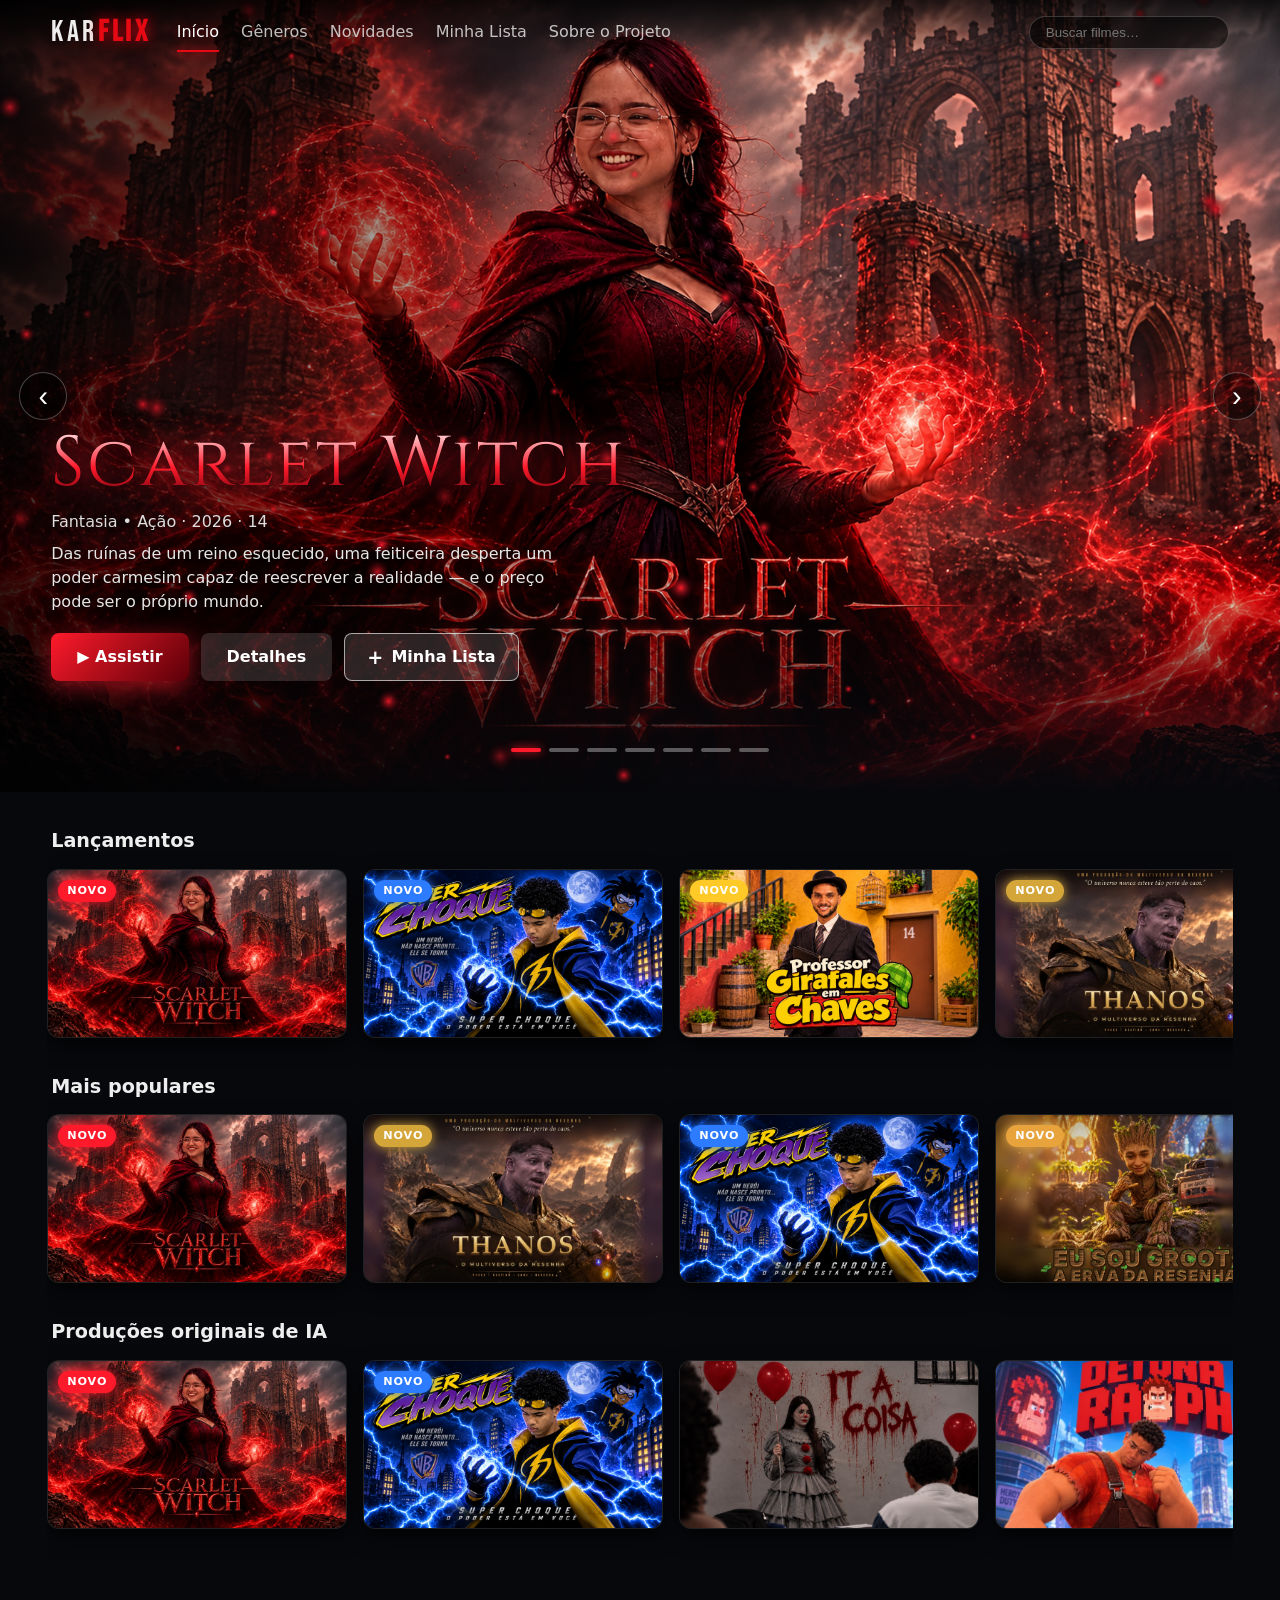
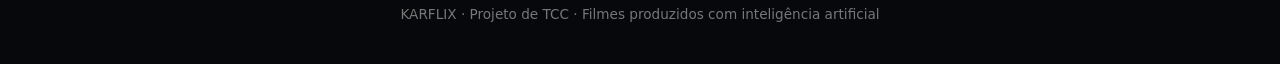
<file: index.html>
<!doctype html>
<html lang="pt-BR">

<head>
    <meta charset="utf-8">
    <meta name="viewport" content="width=device-width,initial-scale=1">
    <title>KARFLIX · Filmes feitos com IA</title>

    <link rel="stylesheet"
        href="https://fonts.googleapis.com/css2?family=Bangers&family=Bebas+Neue&family=Cinzel:wght@700&family=Creepster&family=Fredoka:wght@600&family=Press+Start+2P&display=swap">

    <link rel="stylesheet" href="style.css">
</head>

<body>

    <header id="topo"></header>

    <main class="view" id="v-inicio" hidden>
        <section class="hero" id="hero">
            <div class="slides"></div>
            <canvas id="fx"></canvas>

            <div class="hero-info"></div>

            <button class="seta e" aria-label="Anterior">‹</button>
            <button class="seta d" aria-label="Próximo">›</button>

            <div class="dots"></div>
        </section>

        <div id="fileiras"></div>
    </main>

    <main class="view pagina" id="v-generos" hidden>
        <h1>Gêneros</h1>

        <p class="sub">
            Explore as categorias da plataforma e encontre o clima certo para a sua sessão.
        </p>

        <div class="chips" id="chips"></div>
        <div id="generos"></div>
    </main>

    <main class="view pagina" id="v-novidades" hidden>
        <h1>Novidades</h1>

        <p class="sub">
            Os lançamentos mais recentes e as produções que acabaram de chegar à plataforma.
        </p>

        <div class="grade" id="grade-nov"></div>
    </main>

    <main class="view pagina" id="v-minha-lista" hidden>
        <h1>Minha Lista</h1>

        <p class="sub" id="cont-sub"></p>

        <div class="grade" id="grade-lista"></div>

        <div class="vazio-lista" id="vazio-lista" hidden>
            <div class="ic-grande">🎬</div>

            <h2>Sua lista está vazia</h2>

            <p>
                Toque no <b>+</b> de qualquer filme para guardá-lo aqui e assistir quando quiser.
                Seus favoritos ficam salvos neste navegador.
            </p>

            <a class="btn" href="#inicio">Explorar os filmes</a>
        </div>
    </main>

    <main class="view pagina sobre" id="v-sobre" hidden>
        <h1>Sobre o Projeto</h1>

        <p class="sub">
            Streaming de filmes produzidos com inteligência artificial.
        </p>

        <div class="stats">
            <div>
                <b data-stat="filmes">0</b>
                filmes no catálogo
            </div>

            <div>
                <b data-stat="generos">0</b>
                gêneros em cartaz
            </div>

            <div>
                <b data-stat="efeitos">0</b>
                efeitos visuais únicos
            </div>
        </div>

        <section class="bloco">
            <h2>O projeto</h2>

            <p>
                A KARFLIX é uma plataforma de streaming dedicada a filmes produzidos com inteligência artificial,
                desenvolvida como Trabalho de Conclusão de Curso (TCC) em Desenvolvimento de Sistemas e Programação.
                Ela simula a experiência de um serviço comercial, com catálogo dinâmico, página para cada filme,
                player de vídeo e uma identidade visual própria para cada produção.
            </p>
        </section>

        <section class="bloco">
            <h2>Objetivos</h2>

            <ul>
                <li>
                    Aplicar HTML5, CSS3 e JavaScript em um projeto completo, organizado e preparado para crescer.
                </li>

                <li>
                    Centralizar os dados dos filmes em uma única base usada por todas as páginas.
                </li>

                <li>
                    Explorar a inteligência artificial como ferramenta criativa na produção audiovisual.
                </li>

                <li>
                    Entregar uma boa experiência em computadores, tablets e celulares.
                </li>
            </ul>
        </section>

        <section class="bloco">
            <h2>Desenvolvimento</h2>

            <div class="tags">
                <span>HTML5</span>
                <span>CSS3</span>
                <span>JavaScript</span>
                <span>Canvas API</span>
                <span>localStorage</span>
                <span>Design responsivo</span>
            </div>

            <ol class="linha">
                <li>Planejamento e identidade visual cinematográfica</li>
                <li>Base de dados centralizada de filmes</li>
                <li>Catálogo, pesquisa, filtros e gêneros</li>
                <li>Efeitos e animações individuais por filme</li>
                <li>Player, Minha Lista e testes</li>
            </ol>
        </section>

        <section class="bloco">
            <h2>Inteligência artificial nas produções</h2>

            <p>
                As imagens e os vídeos das produções foram criados com apoio de ferramentas de inteligência artificial
                generativa, que transformam ideias e descrições em cenas, personagens e atmosferas. Aqui, a IA é uma
                ferramenta criativa: a ideia, a curadoria e a montagem final são feitas por pessoas.
            </p>
        </section>

        <p class="aviso">
            Projeto acadêmico, sem fins lucrativos. Nomes, personagens e marcas citados pertencem aos seus
            respectivos titulares. Conheça os títulos na
            <a href="#inicio"><u>página inicial</u></a>.
        </p>
    </main>

    <main class="view" id="v-filme" hidden>
        <div id="detalhe"></div>
    </main>

    <main class="view" id="v-erro" hidden>
        <div class="erro">
            <h1>Página não encontrada</h1>

            <p>
                O endereço que você acessou não existe nesta plataforma.
            </p>

            <a class="btn" href="#inicio">Voltar ao início</a>
        </div>
    </main>

    <footer>
        KARFLIX · Projeto de TCC · Filmes produzidos com inteligência artificial
    </footer>

    <!-- Página secreta (aberta pelo script.js, rota #bruxa-de-71) -->
    <section id="segredo-bruxa" hidden tabindex="-1" role="dialog" aria-modal="true" aria-label="A Bruxa de 71">
        <div class="sb-luz" aria-hidden="true"></div>
        <div class="sb-fundo" aria-hidden="true"></div>

        <div class="sb-nevoa" aria-hidden="true"><i></i><i></i></div>
        <canvas class="sb-brasas" aria-hidden="true"></canvas>
        <div class="sb-grao" aria-hidden="true"></div>

        <a class="sb-voltar" href="#inicio">‹ Voltar ao KARFLIX</a>

        <div class="sb-palco">
            <h1 class="sb-titulo">A Bruxa de 71</h1>

            <figure class="sb-cartaz">
                <img data-src="imagens/banners/bruxa-do-71.png" width="1672" height="941"
                    alt="A Bruxa de 71, de vestido azul e chapéu de renda, segura uma vassoura diante da porta do número 71">
                <span class="sb-brilho"></span>
            </figure>

            <p class="sb-frase">Atrás da porta do 71, a vassoura nunca para de varrer.</p>
            <p class="sb-rodape">Poucos chegam até aqui. Guarde o segredo.</p>
        </div>

        <div class="sb-barra t" aria-hidden="true"></div>
        <div class="sb-barra b" aria-hidden="true"></div>
    </section>

    <script src="script.js"></script>

</body>

</html>
</file>
<file: style.css>
:root {
    --bg: #07080c;
    --c1: #e50914;
    --c2: #5a0008;
    --fonte: 'Bebas Neue', sans-serif;
}

* {
    box-sizing: border-box;
    margin: 0;
}

html {
    scroll-behavior: smooth;
}

body {
    background: radial-gradient(1200px 600px at 50% -10%, #1b1d27, var(--bg));
    color: #eee;
    font: 16px/1.5 system-ui, 'Segoe UI', sans-serif;
    min-height: 100vh;
}

a {
    color: inherit;
    text-decoration: none;
}

/* Topo */

#topo {
    position: fixed;
    inset: 0 0 auto;
    z-index: 50;
    display: flex;
    align-items: center;
    gap: 26px;
    padding: 14px 4vw;
    background: linear-gradient(#000c, #0000);
    transition: background .3s;
}

#topo.solido {
    background: #07080cf2;
    box-shadow: 0 4px 20px #000a;
}

.logo {
    font: 1.9rem 'Bebas Neue', sans-serif;
    letter-spacing: .12em;
}

.logo b {
    color: #e50914;
    text-shadow: 0 0 14px #e50914;
}

nav {
    display: flex;
    gap: 20px;
    margin-right: auto;
}

nav a {
    opacity: .8;
    transition: .2s;
}

nav a:hover {
    opacity: 1;
    color: #fff;
}

#busca {
    background: #0009;
    border: 1px solid #fff3;
    color: #fff;
    border-radius: 99px;
    padding: 8px 16px;
    width: min(260px, 40vw);
}

#busca:focus {
    outline: 2px solid #e50914;
}

/* Destaques */

.hero {
    position: relative;
    height: min(88vh, 860px);
    min-height: 520px;
    overflow: hidden;
    --c1: #e50914;
    --c2: #333;
}

.slide {
    position: absolute;
    inset: 0;
    opacity: 0;
    transition: opacity 1s ease;
    background: radial-gradient(circle at 75% 40%, color-mix(in srgb, var(--c2) 40%, #000), #05060a 70%);
}

.slide.on {
    opacity: 1;
}

.slide img,
.banner-det img {
    width: 100%;
    height: 100%;
    display: block;
}

.slide img.cover,
.banner-det img.cover {
    object-fit: cover;
}

.slide img.lateral,
.banner-det img.lateral {
    position: absolute;
    right: 0;
    width: auto;
    max-width: 75%;
    object-fit: cover;
    -webkit-mask-image: linear-gradient(90deg, transparent, #000 25%);
    mask-image: linear-gradient(90deg, transparent, #000 25%);
}

.slide::after {
    content: "";
    position: absolute;
    inset: 0;
    background: linear-gradient(90deg, #000c 0, #0000 55%),
        linear-gradient(0deg, var(--bg) 0, #0000 28%);
}

#fx {
    position: absolute;
    inset: 0;
    width: 100%;
    height: 100%;
    pointer-events: none;
    z-index: 2;
}

.hero-info,
.det-info {
    position: absolute;
    left: 4vw;
    bottom: 14%;
    max-width: min(580px, 88vw);
    z-index: 3;
}

.titulo-fx {
    font-family: var(--fonte);
    font-weight: 400;
    font-size: clamp(2rem, 5.5vw, 4.4rem);
    line-height: 1.1;
    letter-spacing: .04em;
    background: linear-gradient(180deg, #fff 0, var(--c1) 55%, var(--c2) 100%);
    -webkit-background-clip: text;
    background-clip: text;
    color: transparent;
    filter: drop-shadow(0 0 14px var(--c1)) drop-shadow(0 4px 4px #000);
}

.meta {
    color: #ddd;
    text-shadow: 0 2px 6px #000;
    margin: .5rem 0;
}

.sinopse {
    max-width: 52ch;
    text-shadow: 0 2px 8px #000;
    margin: .4rem 0 1.2rem;
    color: #e6e6e6;
}

.entra > * {
    animation: sobe .7s both;
}

.entra > *:nth-child(2) {
    animation-delay: .1s;
}

.entra > *:nth-child(3) {
    animation-delay: .2s;
}

.entra > *:nth-child(4) {
    animation-delay: .3s;
}

@keyframes sobe {
    from {
        opacity: 0;
        transform: translateY(24px);
    }
}

.acoes {
    display: flex;
    gap: 12px;
    flex-wrap: wrap;
}

.btn {
    display: inline-flex;
    align-items: center;
    gap: 8px;
    padding: 12px 26px;
    border-radius: 8px;
    border: 0;
    cursor: pointer;
    color: #fff;
    font-weight: 700;
    background: linear-gradient(135deg, var(--c1), var(--c2));
    box-shadow: 0 6px 24px color-mix(in srgb, var(--c1) 55%, transparent);
    transition: transform .2s, box-shadow .2s;
}

.btn:hover {
    transform: translateY(-2px) scale(1.04);
}

.btn.sec {
    background: #fff2;
    box-shadow: none;
}

.btn.mini {
    padding: 6px 14px;
    font-size: .85rem;
    margin-top: 8px;
}

.seta {
    position: absolute;
    top: 50%;
    z-index: 4;
    transform: translateY(-50%);
    width: 48px;
    height: 48px;
    border-radius: 50%;
    border: 1px solid #fff4;
    background: #0008;
    color: #fff;
    font-size: 1.8rem;
    cursor: pointer;
    transition: .2s;
}

.seta:hover {
    background: var(--c1);
}

.seta.e {
    left: 1.5vw;
}

.seta.d {
    right: 1.5vw;
}

.dots {
    position: absolute;
    bottom: 5%;
    left: 50%;
    transform: translateX(-50%);
    display: flex;
    gap: 8px;
    z-index: 4;
}

.dots button {
    width: 30px;
    height: 4px;
    border: 0;
    border-radius: 4px;
    background: #fff5;
    cursor: pointer;
}

.dots .on {
    background: var(--c1);
    box-shadow: 0 0 10px var(--c1);
}

/* Fileiras e cartões */

.fila {
    padding: 0 4vw;
    margin: 2.2rem 0;
}

.fila h2 {
    margin-bottom: .8rem;
    font-size: 1.35rem;
}

.trilho {
    display: flex;
    gap: 16px;
    overflow-x: auto;
    padding: 30px 4px 40px;
    margin: -30px -4px -40px;
    scroll-snap-type: x proximity;
    scrollbar-width: none;
}

.trilho .card {
    flex: 0 0 clamp(240px, 24vw, 340px);
    scroll-snap-align: start;
}

.card {
    position: relative;
    display: block;
    aspect-ratio: 16/9;
    border-radius: 12px;
    overflow: hidden;
    background: #111;
    border: 1px solid #fff1;
    box-shadow: 0 8px 20px #000a;
    transition: transform .35s cubic-bezier(.2, .8, .2, 1), box-shadow .35s;
}

.card img {
    width: 100%;
    height: 100%;
    object-fit: cover;
    display: block;
    transition: transform .5s;
}

.card:hover,
.card:focus-within {
    transform: translateY(-8px) scale(1.1);
    z-index: 5;
    box-shadow: 0 22px 50px #000, 0 0 0 2px var(--c1), 0 0 34px color-mix(in srgb, var(--c1) 70%, transparent);
}

.card:hover img {
    transform: scale(1.06);
}

.card::after {
    content: "";
    position: absolute;
    inset: 0;
    pointer-events: none;
    background: linear-gradient(115deg, #0000 35%, #fff3 50%, #0000 65%);
    transform: translateX(-100%);
    transition: transform .7s;
}

.card:hover::after {
    transform: translateX(100%);
}

.card-info {
    position: absolute;
    inset: auto 0 0;
    padding: 40px 14px 12px;
    background: linear-gradient(0deg, #000e, #0000);
    opacity: 0;
    transform: translateY(12px);
    transition: .3s;
    z-index: 1;
}

.card:hover .card-info,
.card:focus-within .card-info {
    opacity: 1;
    transform: none;
}

.card-info h3 {
    font-family: var(--fonte);
    font-weight: 400;
    font-size: 1.05rem;
    color: #fff;
    text-shadow: 0 0 10px var(--c1);
}

.card-info small {
    display: block;
    color: #ccc;
}

.card.clicado {
    animation: clique .38s forwards;
}

@keyframes clique {
    50% {
        transform: scale(.94);
    }

    100% {
        transform: scale(1.18);
        opacity: .2;
        filter: brightness(2);
    }
}

/* Páginas internas */

.pagina {
    padding: 110px 4vw 60px;
}

.pagina h1 {
    font: 2.6rem 'Bebas Neue', sans-serif;
    letter-spacing: .06em;
}

.grade {
    display: grid;
    grid-template-columns: repeat(auto-fill, minmax(260px, 1fr));
    gap: 22px;
    padding: 20px 0;
}

/* Detalhes */

.banner-det {
    position: relative;
    height: min(75vh, 720px);
    overflow: hidden;
    background: radial-gradient(circle at 75% 40%, color-mix(in srgb, var(--c2) 40%, #000), #05060a 70%);
}

.veu {
    position: absolute;
    inset: 0;
    background: linear-gradient(0deg, var(--bg), #0000 55%),
        linear-gradient(90deg, #000b, #0000 60%);
}

.det-info {
    bottom: 10%;
    max-width: min(640px, 90vw);
}

.tec {
    display: flex;
    gap: 8px;
    flex-wrap: wrap;
    margin: .6rem 0;
}

.tec span {
    padding: 3px 12px;
    border: 1px solid var(--c1);
    border-radius: 99px;
    background: #0007;
    font-size: .9rem;
}

.player-wrap {
    padding: 30px 4vw;
}

.player {
    position: relative;
    max-width: 1100px;
    margin: auto;
    aspect-ratio: 16/9;
    background: #000;
    border-radius: 14px;
    overflow: hidden;
    box-shadow: 0 0 60px color-mix(in srgb, var(--c1) 40%, transparent);
}

.player video {
    width: 100%;
    height: 100%;
    object-fit: contain;
}

.msg {
    position: absolute;
    inset: 0;
    display: grid;
    place-items: center;
    background: #000d;
    text-align: center;
    padding: 20px;
}

.ctrl {
    position: absolute;
    inset: auto 0 0;
    display: flex;
    gap: 10px;
    align-items: center;
    padding: 10px 14px;
    background: linear-gradient(0deg, #000e, #0000);
}

.ctrl button {
    background: none;
    border: 0;
    color: #fff;
    font-size: 1.2rem;
    cursor: pointer;
}

.ctrl #pg {
    flex: 1;
}

.ctrl span {
    font-size: .8rem;
    white-space: nowrap;
}

input[type=range] {
    accent-color: var(--c1);
}

.erro {
    padding: 160px 4vw;
    text-align: center;
}

.erro p {
    margin: 1rem 0 1.5rem;
    color: #aaa;
}

footer {
    padding: 40px 4vw;
    text-align: center;
    color: #777;
    font-size: .85rem;
}

/* Responsivo e acessibilidade */

@media (hover: none) {
    .card-info {
        opacity: 1;
        transform: none;
    }

    .card:hover {
        transform: none;
    }
}

@media (max-width: 700px) {
    #topo {
        flex-wrap: wrap;
        gap: 10px;
    }

    #busca {
        order: 3;
        width: 100%;
    }

    .hero {
        height: 82vh;
    }

    .hero-info {
        bottom: 12%;
    }

    .seta {
        display: none;
    }

    .ctrl span {
        display: none;
    }
}

@media (prefers-reduced-motion: reduce) {
    *,
    *::before,
    *::after {
        animation: none !important;
        transition: none !important;
    }

    #fx {
        display: none;
    }
}

/* Menu */

nav {
    gap: 22px;
}

#busca {
    width: min(200px, 40vw);
}

nav a {
    position: relative;
    padding: 6px 0;
    white-space: nowrap;
}

nav a::after {
    content: "";
    position: absolute;
    left: 0;
    right: 0;
    bottom: -2px;
    height: 2px;
    background: #e50914;
    box-shadow: 0 0 10px #e50914;
    transform: scaleX(0);
    transition: transform .3s;
}

nav a:hover::after,
nav a.ativo::after {
    transform: scaleX(1);
}

nav a.ativo {
    opacity: 1;
    color: #fff;
    text-shadow: 0 0 12px #e50914aa;
}

.contador {
    display: inline-grid;
    place-items: center;
    min-width: 18px;
    height: 18px;
    margin-left: 6px;
    padding: 0 5px;
    border-radius: 99px;
    background: #e50914;
    color: #fff;
    font-size: .7rem;
    font-weight: 700;
}

#menu-btn {
    display: none;
    width: 42px;
    height: 42px;
    border: 1px solid #fff3;
    border-radius: 10px;
    background: #0009;
    cursor: pointer;
    flex-direction: column;
    justify-content: center;
    align-items: center;
    gap: 5px;
}

#menu-btn span {
    width: 20px;
    height: 2px;
    background: #fff;
    transition: .3s;
}

#topo.aberto #menu-btn span:nth-child(1) {
    transform: translateY(7px) rotate(45deg);
}

#topo.aberto #menu-btn span:nth-child(2) {
    opacity: 0;
}

#topo.aberto #menu-btn span:nth-child(3) {
    transform: translateY(-7px) rotate(-45deg);
}

@media (max-width: 1023px) {
    #topo {
        flex-wrap: nowrap;
        gap: 12px;
    }

    .logo {
        margin-right: auto;
    }

    #busca {
        order: 0;
        width: min(220px, 45vw);
    }

    #menu-btn {
        display: flex;
    }

    nav {
        position: absolute;
        top: 100%;
        left: 0;
        right: 0;
        flex-direction: column;
        gap: 0;
        margin: 0;
        padding: 6px 4vw 18px;
        background: #07080cf7;
        border-bottom: 1px solid #fff2;
        opacity: 0;
        transform: translateY(-12px);
        pointer-events: none;
        transition: .3s;
    }

    #topo.aberto nav {
        opacity: 1;
        transform: none;
        pointer-events: auto;
    }

    nav a {
        padding: 14px 0;
        border-bottom: 1px solid #fff1;
    }

    nav a::after {
        bottom: 0;
    }
}

main {
    animation: pagina .55s ease both;
}

@keyframes pagina {
    from {
        opacity: 0;
        transform: translateY(14px);
    }
}

/* Cartões e botão da lista */

.card .card-link {
    display: block;
    width: 100%;
    height: 100%;
}

.card-link:focus-visible {
    outline: 2px solid #fff;
    outline-offset: -4px;
}

.card .lista-btn {
    position: absolute;
    top: 10px;
    right: 10px;
    z-index: 3;
    opacity: 0;
}

.card:hover .lista-btn,
.card:focus-within .lista-btn,
.card .lista-btn[aria-pressed=true] {
    opacity: 1;
}

.novo {
    position: absolute;
    top: 10px;
    left: 10px;
    z-index: 3;
    padding: 2px 9px;
    border-radius: 99px;
    background: var(--c1);
    color: #fff;
    font: 700 .7rem/1.6 system-ui;
    font-style: normal;
    letter-spacing: .08em;
    box-shadow: 0 0 12px var(--c1);
}

.lista-btn {
    display: inline-flex;
    align-items: center;
    justify-content: center;
    gap: 8px;
    width: 36px;
    height: 36px;
    border-radius: 50%;
    border: 2px solid #fff9;
    background: #000b;
    color: #fff;
    font: 700 1.25rem/1 system-ui;
    cursor: pointer;
    transition: background .25s, border-color .25s, box-shadow .25s, transform .2s, opacity .25s;
}

.lista-btn:hover {
    transform: scale(1.12);
    border-color: #fff;
}

.lista-btn[aria-pressed=true] {
    background: var(--c1);
    border-color: var(--c1);
    box-shadow: 0 0 16px var(--c1);
}

.lista-btn.grande {
    width: auto;
    height: auto;
    padding: 12px 22px;
    border-radius: 8px;
    border-width: 1px;
    background: #fff2;
    font-size: 1rem;
}

.lista-btn.grande[aria-pressed=true] {
    background: var(--c1);
}

.lista-btn.grande .ic {
    font-size: 1.2rem;
}

.pulo {
    animation: pulo .45s;
}

@keyframes pulo {
    40% {
        transform: scale(1.35);
    }
}

.card.saindo {
    opacity: 0;
    transform: scale(.85);
    transition: .3s;
}

@media (hover: none) {
    .card .lista-btn {
        opacity: 1;
    }
}

/* Páginas novas */

.sub {
    color: #aaa;
    margin: .3rem 0 1.2rem;
    max-width: 62ch;
}

.chips {
    display: flex;
    flex-wrap: wrap;
    gap: 10px;
    margin: 1rem 0 2rem;
}

.chips button {
    padding: 8px 16px;
    border-radius: 99px;
    border: 1px solid var(--c1);
    background: #0008;
    color: #fff;
    cursor: pointer;
    transition: .25s;
}

.chips button:hover {
    background: var(--c1);
    box-shadow: 0 0 18px var(--c1);
    transform: translateY(-2px);
}

.chips b {
    margin-left: 6px;
    opacity: .7;
}

.genero {
    margin: 0 0 2.6rem;
    scroll-margin-top: 96px;
}

.gen-cab {
    padding: 34px 28px;
    border-radius: 16px;
    background-size: cover;
    background-position: center;
    border-left: 5px solid var(--c1);
    box-shadow: 0 0 40px color-mix(in srgb, var(--c1) 25%, transparent);
}

.gen-cab h2 {
    font: 2.2rem 'Bebas Neue', sans-serif;
    letter-spacing: .06em;
    color: var(--c1);
    text-shadow: 0 0 18px var(--c1);
}

.gen-cab p {
    max-width: 55ch;
    color: #ddd;
}

.breve {
    padding: 26px;
    color: #999;
    text-align: center;
}

.data-add {
    margin: .5rem .2rem 0;
    color: #999;
    font-size: .85rem;
}

.vazio-lista {
    text-align: center;
    padding: 70px 20px;
    border: 1px dashed #fff3;
    border-radius: 18px;
    max-width: 640px;
    margin: 30px auto;
    animation: sobe .6s both;
}

.vazio-lista[hidden] {
    display: none;
}

.vazio-lista .ic-grande {
    font-size: 3.4rem;
}

.vazio-lista h2 {
    margin: .6rem 0;
}

.vazio-lista p {
    color: #aaa;
    margin: .4rem 0 1.4rem;
}

.sobre {
    max-width: 920px;
    margin: auto;
}

.bloco {
    margin: 1.2rem 0;
    padding: 24px;
    border: 1px solid #fff1;
    border-radius: 16px;
    background: #ffffff08;
}

.bloco h2 {
    font: 1.8rem 'Bebas Neue', sans-serif;
    letter-spacing: .06em;
    margin-bottom: .5rem;
}

.bloco p,
.bloco li {
    color: #cfcfd6;
    margin: .4rem 0;
}

.bloco ul {
    padding-left: 20px;
}

.stats {
    display: grid;
    grid-template-columns: repeat(auto-fit, minmax(150px, 1fr));
    gap: 14px;
    margin: 1.4rem 0;
}

.stats div {
    padding: 18px;
    text-align: center;
    border-radius: 14px;
    background: linear-gradient(135deg, #e5091433, #0000);
    border: 1px solid #fff1;
}

.stats b {
    display: block;
    font: 2.4rem 'Bebas Neue', sans-serif;
    color: #ff4d5a;
}

.tags {
    display: flex;
    flex-wrap: wrap;
    gap: 8px;
    margin-bottom: 1rem;
}

.tags span {
    padding: 4px 14px;
    border-radius: 99px;
    border: 1px solid #fff3;
}

.linha {
    list-style: none;
    padding: 0;
    border-left: 2px solid #e50914;
    margin-left: 6px;
}

.linha li {
    padding-left: 18px;
}

.aviso {
    font-size: .85rem;
    color: #8d8d96;
    margin-top: 1.4rem;
}

/* ===== Responsivo: desktop / tablet / celular (mesmo site, mesmos arquivos) ===== */

html,
body {
    overflow-x: hidden;
}

body {
    max-width: 100vw;
}

#nav-inferior,
.fl {
    display: none;
}

.trilho .card {
    flex-basis: clamp(300px, 20vw, 460px);
}

.fila h2 {
    font-size: clamp(1.2rem, 1.4vw, 1.7rem);
}

/* Desktop: setas nas fileiras */

@media (hover: hover) and (min-width: 1024px) {
    .fila {
        position: relative;
    }

    .fl {
        display: grid;
        place-items: center;
        position: absolute;
        top: calc(50% + 12px);
        transform: translateY(-50%);
        z-index: 8;
        width: 52px;
        height: 110px;
        border: 0;
        background: #000b;
        color: #fff;
        font-size: 2.4rem;
        cursor: pointer;
        opacity: 0;
        transition: opacity .25s, background .25s;
    }

    .fl.e {
        left: 0;
        border-radius: 0 12px 12px 0;
    }

    .fl.d {
        right: 0;
        border-radius: 12px 0 0 12px;
    }

    .fila:hover .fl {
        opacity: 1;
    }

    .fl:hover {
        background: #e50914;
    }
}

@media (min-width: 1024px) and (max-width: 1279px) {
    nav {
        gap: 14px;
        font-size: .9rem;
    }

    #busca {
        width: 150px;
    }
}

/* Tablet */

@media (max-width: 1023px) {
    .trilho .card {
        flex-basis: 42vw;
    }

    .hero {
        height: min(72vh, 640px);
    }
}

@media (max-width: 559px) {
    .grade {
        grid-template-columns: 1fr;
    }
}

/* Celular: experiência própria */

@media (max-width: 700px) {
    body {
        padding-bottom: calc(64px + env(safe-area-inset-bottom, 0px));
    }

    #menu,
    #menu-btn {
        display: none !important;
    }

    #topo {
        padding: 12px 4vw;
        gap: 12px;
    }

    .logo {
        font-size: 1.7rem;
        margin: 0;
    }

    #busca {
        flex: 1;
        width: auto;
        min-height: 44px;
        font-size: 16px;
        padding: 8px 16px;
    }

    #nav-inferior {
        display: flex;
        position: fixed;
        inset: auto 0 0;
        z-index: 55;
        padding-bottom: env(safe-area-inset-bottom, 0px);
        background: #07080cf7;
        border-top: 1px solid #fff2;
        box-shadow: 0 -8px 24px #000a;
    }

    #nav-inferior a {
        position: relative;
        flex: 1;
        display: flex;
        flex-direction: column;
        align-items: center;
        justify-content: center;
        gap: 2px;
        min-height: 58px;
        font-size: .62rem;
        color: #9a9aa4;
        transition: color .25s, transform .2s;
    }

    #nav-inferior .ic {
        font-size: 1.35rem;
        filter: grayscale(1);
        transition: transform .25s, filter .25s;
    }

    #nav-inferior a.ativo {
        color: #fff;
    }

    #nav-inferior a.ativo .ic {
        filter: none;
        transform: translateY(-2px) scale(1.15);
    }

    #nav-inferior a.ativo::before {
        content: "";
        position: absolute;
        top: 0;
        width: 30px;
        height: 3px;
        border-radius: 0 0 4px 4px;
        background: #e50914;
        box-shadow: 0 0 10px #e50914;
    }

    #nav-inferior a:active {
        transform: scale(.9);
    }

    #nav-inferior .contador {
        position: absolute;
        top: 5px;
        left: calc(50% + 6px);
        margin: 0;
    }

    /* início: imagem na proporção 16:9 e informações abaixo */

    .hero {
        height: auto;
        min-height: 0;
        display: flex;
        flex-direction: column;
        padding-top: 68px;
        background: var(--bg);
        touch-action: pan-y;
    }

    .slides {
        position: relative;
        width: 100%;
        aspect-ratio: 16/9;
        flex: none;
    }

    .slide::after {
        background: linear-gradient(0deg, var(--bg) 0, #0000 30%);
    }

    .slide img.lateral {
        position: absolute;
        inset: 0;
        width: 100%;
        max-width: none;
        object-fit: cover;
        -webkit-mask-image: none;
        mask-image: none;
    }

    .dots {
        order: 1;
        position: static;
        transform: none;
        justify-content: center;
        padding: 10px 0 0;
    }

    .dots button {
        width: 24px;
        height: 6px;
    }

    .hero-info {
        order: 2;
        position: relative;
        left: auto;
        bottom: auto;
        max-width: none;
        padding: 12px 4vw 4px;
        min-height: 360px;
    }

    .hero-info .sinopse {
        display: -webkit-box;
        -webkit-line-clamp: 3;
        -webkit-box-orient: vertical;
        overflow: hidden;
        font-size: .95rem;
    }

    .titulo-fx {
        font-size: clamp(1.7rem, 8vw, 2.4rem);
    }

    .acoes > * {
        flex: 1 1 calc(50% - 6px);
        justify-content: center;
    }

    .acoes > .btn:first-child {
        flex-basis: 100%;
    }

    .btn,
    .lista-btn.grande {
        min-height: 48px;
    }

    /* fileiras com deslize lateral */

    .fila {
        margin: 1.4rem 0;
    }

    .trilho {
        scroll-snap-type: x mandatory;
        scroll-padding-left: 4vw;
    }

    .trilho .card {
        flex-basis: 78vw;
    }

    .card .lista-btn {
        width: 44px;
        height: 44px;
        top: 8px;
        right: 8px;
    }

    .card:active {
        transform: scale(.97);
    }

    /* páginas internas */

    .pagina {
        padding: 84px 4vw 24px;
    }

    .pagina h1 {
        font-size: 2.1rem;
    }

    .grade {
        gap: 16px;
        padding: 10px 0;
    }

    .chips {
        flex-wrap: nowrap;
        overflow-x: auto;
        margin: .6rem -4vw 1.2rem;
        padding: 0 4vw 6px;
        scrollbar-width: none;
    }

    .chips button {
        flex: 0 0 auto;
    }

    .chips button {
        min-height: 44px;
    }

    .gen-cab {
        padding: 22px 18px;
    }

    .gen-cab h2 {
        font-size: 1.8rem;
    }

    .stats {
        grid-template-columns: repeat(3, 1fr);
    }

    .stats div {
        padding: 12px 4px;
    }

    .stats b {
        font-size: 1.8rem;
    }

    /* detalhes */

    .banner-det {
        height: auto;
        display: flex;
        flex-direction: column;
        padding-top: 68px;
    }

    .banner-det img,
    .banner-det img.cover,
    .banner-det img.lateral {
        position: relative;
        inset: auto;
        width: 100%;
        max-width: none;
        height: auto;
        aspect-ratio: 16/9;
        object-fit: cover;
        -webkit-mask-image: none;
        mask-image: none;
    }

    .veu {
        display: none;
    }

    .det-info {
        position: relative;
        left: auto;
        bottom: auto;
        max-width: none;
        padding: 14px 4vw;
    }

    .player-wrap {
        padding: 16px 4vw;
    }

    .player {
        border-radius: 10px;
    }

    .ctrl button {
        min-width: 44px;
        min-height: 44px;
        font-size: 1.4rem;
    }

    footer {
        padding: 24px 4vw;
    }
}

@media (pointer: coarse) {
    #vo,
    #mu {
        display: none;
    }
}

/* Navegação por rotas */

.view[hidden] {
    display: none;
}

.player-wrap {
    scroll-margin-top: 84px;
}

/* atributo hidden sempre esconde (evita conflito com display:grid/inline-grid) */

[hidden] {
    display: none !important;
}


/* =========================================================
   KARFLIX · página secreta "A Bruxa de 71"
   Tudo fica dentro de #segredo-bruxa (classes sb-*) e só
   aparece quando a seção é aberta pelo script.js.
   ========================================================= */

#segredo-bruxa {
    position: fixed;
    inset: 0;
    z-index: 9000;
    overflow-y: auto;
    overflow-x: hidden;
    overscroll-behavior: contain;
    outline: none;
}

#segredo-bruxa[hidden] {
    display: none;
}

/* A Bruxa de 71 · página secreta do KARFLIX */
#segredo-bruxa {
    --noite: #07071a;
    --azul: #2c4fd6;
    --ambar: #f2a93b;
    --tijolo: #8a2f22;
    --renda: #f4ecd8;
    --titulo: 'IM Fell French Canon', Georgia, 'Times New Roman', serif;
    --texto: 'Josefin Sans', system-ui, 'Segoe UI', sans-serif;
}

#segredo-bruxa * {
    box-sizing: border-box;
    margin: 0;
}

#segredo-bruxa {
    background: var(--noite);
    color: var(--renda);
    font: 300 1rem/1.6 var(--texto);
    overflow-x: hidden;
}

/* ---- Cenário: o próprio cartaz, desfocado e tingido de noite ---- */
#segredo-bruxa .sb-fundo {
    position: fixed;
    inset: -8%;
    background: center/cover no-repeat;
    filter: blur(46px) saturate(1.15) brightness(.55);
    z-index: 0;
}

#segredo-bruxa .sb-fundo::after {
    content: "";
    position: absolute;
    inset: 0;
    background:
        radial-gradient(60% 50% at 50% 50%, #f2a93b33, transparent 75%),
        linear-gradient(180deg, #0a0d4aaa, #05051ad9);
}

#segredo-bruxa .sb-nevoa i {
    position: fixed;
    left: -20vw;
    bottom: -12vh;
    width: 140vw;
    height: 52vh;
    background: radial-gradient(closest-side, #9fb2ff26, transparent);
    animation: sb-deriva 42s ease-in-out infinite alternate;
    z-index: 1;
    pointer-events: none;
}

#segredo-bruxa .sb-nevoa i+i {
    bottom: 22vh;
    height: 40vh;
    opacity: .6;
    animation-duration: 58s;
    animation-direction: alternate-reverse;
}

#segredo-bruxa .sb-brasas {
    position: fixed;
    inset: 0;
    width: 100%;
    height: 100%;
    z-index: 2;
    pointer-events: none;
}

#segredo-bruxa .sb-grao {
    position: fixed;
    inset: 0;
    z-index: 3;
    opacity: .09;
    pointer-events: none;
    background-image: url("data:image/svg+xml,%3Csvg xmlns='http://www.w3.org/2000/svg' width='160' height='160'%3E%3Cfilter id='n'%3E%3CfeTurbulence type='fractalNoise' baseFrequency='.9' numOctaves='2'/%3E%3C/filter%3E%3Crect width='100%25' height='100%25' filter='url(%23n)'/%3E%3C/svg%3E");
}

/* ---- Palco ---- */
#segredo-bruxa .sb-palco {
    position: relative;
    z-index: 4;
    min-height: 100svh;
    display: flex;
    flex-direction: column;
    align-items: center;
    justify-content: center;
    gap: clamp(14px, 3vh, 28px);
    padding: calc(5vh + env(safe-area-inset-top, 0px)) 5vw calc(5vh + env(safe-area-inset-bottom, 0px));
    text-align: center;
    overflow-x: hidden;
    overflow-x: clip;
}

#segredo-bruxa .sb-titulo {
    font: 400 clamp(2.7rem, 8vw, 6.4rem)/1 var(--titulo);
    letter-spacing: .04em;
    color: var(--renda);
    text-shadow: 0 0 30px #f2a93b70, 0 3px 0 #000;
    animation: sb-titulo 2.2s .5s cubic-bezier(.2, .7, .2, 1) both;
}

#segredo-bruxa .sb-cartaz {
    position: relative;
    width: min(88vw, calc(58vh * 16 / 9));
    aspect-ratio: 16 / 9;
    border-radius: 3px;
    box-shadow:
        0 0 0 1px #f2a93b66,
        0 0 0 9px var(--noite),
        0 0 0 10px #f2a93b33,
        0 34px 90px #000;
    transform: perspective(1200px) rotateX(var(--ry, 0deg)) rotateY(var(--rx, 0deg));
    transition: transform .3s ease-out;
}

#segredo-bruxa .sb-cartaz::before {
    content: "";
    position: absolute;
    inset: -9%;
    z-index: -1;
    background: radial-gradient(closest-side, #f2a93b66, transparent);
    filter: blur(34px);
    animation: sb-lampiao 5.5s ease-in-out infinite;
}

#segredo-bruxa .sb-cartaz::after {
    content: "";
    position: absolute;
    inset: 0;
    box-shadow: inset 0 0 100px #000b;
    pointer-events: none;
}

#segredo-bruxa .sb-cartaz img {
    display: block;
    width: 100%;
    height: 100%;
    object-fit: cover;
    animation: sb-revelar 2.2s .2s both;
}

#segredo-bruxa .sb-brilho {
    position: absolute;
    inset: 0;
    z-index: 1;
    pointer-events: none;
    mix-blend-mode: soft-light;
    background: radial-gradient(circle at var(--mx, 50%) var(--my, 25%), #fff9, transparent 50%);
}

#segredo-bruxa .sb-frase {
    max-width: 34ch;
    font: italic 400 clamp(1.15rem, 2.6vw, 1.7rem)/1.4 var(--titulo);
    color: var(--renda);
    animation: sb-surgir 1.4s 1.7s both;
}

#segredo-bruxa .sb-rodape {
    font-size: .86rem;
    letter-spacing: .06em;
    color: #f4ecd899;
    animation: sb-surgir 1.4s 2.3s both;
}

/* ---- Retorno discreto ---- */
#segredo-bruxa .sb-voltar {
    position: fixed;
    top: calc(3.4vh + env(safe-area-inset-top, 0px));
    left: 0;
    z-index: 20;
    display: flex;
    align-items: center;
    min-height: 48px;
    padding: 0 max(4vw, 14px);
    font-size: .88rem;
    color: var(--renda);
    text-decoration: none;
    opacity: .5;
    animation: sb-surgir 1.2s 2.6s backwards;
    --alvo: .5;
    transition: color .2s;
}

#segredo-bruxa .sb-voltar:hover,
#segredo-bruxa .sb-voltar:focus-visible {
    color: var(--ambar);
    opacity: 1;
}

#segredo-bruxa .sb-voltar:focus-visible {
    outline: 2px solid var(--ambar);
    outline-offset: -6px;
}

/* ---- Barras de cinema (abrem na entrada) ---- */
#segredo-bruxa .sb-barra {
    position: fixed;
    left: 0;
    right: 0;
    height: 3.4vh;
    background: #000;
    z-index: 10;
    pointer-events: none;
}

#segredo-bruxa .sb-barra.t {
    top: 0;
    animation: sb-abrirT 1.6s .2s cubic-bezier(.7, 0, .2, 1) backwards;
}

#segredo-bruxa .sb-barra.b {
    bottom: 0;
    animation: sb-abrirB 1.6s .2s cubic-bezier(.7, 0, .2, 1) backwards;
}

/* ---- Luz da porta (continuação da transição da página principal) ---- */
#segredo-bruxa .sb-luz {
    position: fixed;
    inset: 0;
    z-index: 30;
    pointer-events: none;
    background: radial-gradient(circle at 50% 52%, #fff0c2 0, #f5b445 38%, #8a4a14 100%);
    animation: sb-apagar 1.5s .1s ease-in forwards;
}

/* ---- Animações ---- */
@keyframes sb-apagar {
    to {
        opacity: 0;
        visibility: hidden;
    }
}

@keyframes sb-revelar {
    from {
        filter: brightness(2.4) saturate(.3) blur(10px);
    }
}

@keyframes sb-titulo {
    from {
        opacity: 0;
        transform: scale(1.14);
        filter: blur(14px);
    }
}

@keyframes sb-surgir {
    from {
        opacity: 0;
        transform: translateY(8px);
    }

    to {
        opacity: var(--alvo, 1);
        transform: none;
    }
}

@keyframes sb-lampiao {

    0%,
    100% {
        opacity: .55;
    }

    50% {
        opacity: 1;
    }
}

@keyframes sb-deriva {
    to {
        transform: translateX(14vw);
    }
}

@keyframes sb-abrirT {
    from {
        height: 30vh;
    }
}

@keyframes sb-abrirB {
    from {
        height: 30vh;
    }
}

/* ---- Celular em pé: enquadra a personagem e a porta 71 ---- */@media (max-width: 640px) and (orientation: portrait) {
#segredo-bruxa .sb-cartaz {
        width: 86vw;
        aspect-ratio: 4 / 5;
    }

#segredo-bruxa .sb-cartaz img {
        object-position: 64% 50%;
    }

#segredo-bruxa .sb-brilho {
        display: none;
    }


}

@media (max-height: 520px) and (orientation: landscape) {
#segredo-bruxa .sb-titulo {
        font-size: 2.2rem;
    }

#segredo-bruxa .sb-cartaz {
        width: min(60vw, calc(56vh * 16 / 9));
    }

#segredo-bruxa .sb-rodape {
        display: none;
    }


}

@media (prefers-reduced-motion: reduce) {
#segredo-bruxa *,
#segredo-bruxa *::before,
#segredo-bruxa *::after {
        animation-duration: .01ms !important;
        animation-delay: 0s !important;
        animation-iteration-count: 1 !important;
        transition: none !important;
    }


}


/* =========================================================
   KARFLIX · EASTER EGGS (efeitos de segredos.js)
   Tudo usa o prefixo kx-. Nada aqui afeta o site enquanto os
   segredos não forem acionados.
   Camadas: #kx-fx (49, ABAIXO do cabeçalho 50: o título KARFLIX
   fica sempre visível e clicável) < Bruxa 9000 < #kx-video < porta do 71
   ========================================================= */

.kx-sr {
    position: absolute;
    width: 1px;
    height: 1px;
    overflow: hidden;
    clip: rect(0 0 0 0);
    white-space: nowrap;
}

/* ---------- Egg 1 · título KARFLIX ---------- */

#kx-fx {
    position: fixed;
    inset: 0;
    z-index: 49;
    pointer-events: none;          /* os cliques continuam chegando ao título */
    overflow: hidden;
    --kx-n: 0;
    transition: opacity .6s;
}

#kx-fx.kx-saindo {
    opacity: 0;
}

#kx-fx .kx-vinheta {
    position: absolute;
    inset: 0;
    opacity: calc(var(--kx-n) * .95);
    background: radial-gradient(ellipse at 50% 45%, transparent 34%, rgba(70, 0, 6, .5) 68%, rgba(0, 0, 0, .9) 100%);
    transition: opacity .6s;
}

#kx-fx .kx-linhas {
    position: absolute;
    inset: 0;
    opacity: 0;
    background: repeating-linear-gradient(0deg, rgba(0, 0, 0, .32) 0 1px, transparent 1px 3px);
    transition: opacity .5s;
}

#kx-fx.kx-linhas-on .kx-linhas {
    opacity: 1;
}

#kx-fx .kx-flash {
    position: absolute;
    inset: 0;
    opacity: 0;
}

#kx-fx .kx-fatia {
    position: absolute;
    left: 0;
    width: 100%;
    opacity: 0;
    mix-blend-mode: screen;
}

/* barras de cinema que se fecham (nível 7) */
#kx-fx .kx-barra {
    position: absolute;
    left: 0;
    right: 0;
    height: 0;
    background: #000;
    transition: height .9s cubic-bezier(.2, .7, .2, 1);
}

#kx-fx .kx-t { top: 0; }
#kx-fx .kx-b { bottom: 0; }

#kx-fx.kx-cine .kx-barra {
    height: 8vh;
}

/* apagão (nível 9): a página escurece, mas o cabeçalho (acima da camada) continua aceso */
#kx-fx.kx-apagao::before {
    content: "";
    position: absolute;
    inset: 0;
    background: rgba(0, 0, 0, .78);
    animation: kx-aparece .7s ease-out both;
}

/* botão de silenciar (único elemento clicável da camada) */
#kx-fx .kx-som {
    position: absolute;
    right: 14px;
    top: calc(76px + env(safe-area-inset-top, 0px));   /* abaixo do cabeçalho */
    width: 40px;
    height: 40px;
    border-radius: 50%;
    border: 1px solid #e5091466;
    background: #000c;
    color: #fff;
    font-size: 1.1rem;
    line-height: 1;
    cursor: pointer;
    pointer-events: auto;
}

/* mensagens */

.kx-msg {
    position: absolute;
    left: 50%;
    top: 46%;
    width: min(88vw, 660px);
    text-align: center;
    transform: translate(-50%, -50%);
    animation: kx-entra .45s cubic-bezier(.2, .8, .2, 1) both;
}

.kx-msg.kx-saindo {
    animation: kx-some .45s ease-in forwards;
}

.kx-msg .kx-txt {
    display: block;
}

.kx-msg--sussurro {
    font: italic 700 clamp(1.1rem, 3.8vw, 1.9rem)/1.4 'Cinzel', Georgia, serif;
    letter-spacing: .05em;
    color: #e8d8d8;
    text-shadow: 0 0 16px #e50914, 0 2px 0 #000;
}

.kx-msg--alerta {
    padding: 18px 20px 20px;
    border: 2px solid #e50914;
    background: rgba(12, 0, 3, .9);
    box-shadow: 0 0 40px #e5091488, inset 0 0 30px #e5091433;
    font: 700 clamp(.95rem, 3.2vw, 1.35rem)/1.45 ui-monospace, 'Courier New', Consolas, monospace;
    color: #ff6b73;
    animation: kx-entra .35s steps(5, end) both, kx-pisca 2.4s .5s infinite;
}

.kx-msg--alerta .kx-cab {
    display: block;
    margin-bottom: 10px;
    font-size: .72rem;
    letter-spacing: .28em;
    color: #e50914;
}

.kx-msg--alerta .kx-sub,
.kx-msg--grito .kx-sub {
    display: block;
    margin-top: 12px;
    font-size: .7rem;
    font-weight: 400;
    letter-spacing: .12em;
    color: #ffffff99;
}

.kx-msg--grito {
    top: 52%;
    font: clamp(2.6rem, 11vw, 6rem)/1 'Creepster', 'Bebas Neue', Georgia, serif;
    letter-spacing: .04em;
    color: #e50914;
    text-shadow: 0 0 24px #e50914, 0 0 60px #7a0008, 3px 3px 0 #000;
    animation: kx-entra .6s cubic-bezier(.2, .8, .2, 1) both, kx-batida 1.1s .6s ease-in-out infinite;
}

@keyframes kx-entra {
    from { opacity: 0; transform: translate(-50%, -50%) scale(1.18); filter: blur(6px); }
    to   { opacity: 1; transform: translate(-50%, -50%) scale(1);    filter: blur(0); }
}

@keyframes kx-some {
    to { opacity: 0; transform: translate(-50%, -50%) scale(.96); filter: blur(4px); }
}

@keyframes kx-pisca {
    0%, 86%, 100% { opacity: 1; }
    90% { opacity: .55; }
    94% { opacity: 1; }
}

@keyframes kx-batida {
    0%, 100% { transform: translate(-50%, -50%) scale(1); }
    18% { transform: translate(-50%, -50%) scale(1.045); }
    32% { transform: translate(-50%, -50%) scale(1); }
    46% { transform: translate(-50%, -50%) scale(1.03); }
}

@keyframes kx-aparece {
    from { opacity: 0; }
    to { opacity: 1; }
}

/* ---------- Egg 2 · tela especial do vídeo ---------- */

#kx-video {
    position: fixed;
    inset: 0;
    z-index: 2147482600;
    display: flex;
    flex-direction: column;
    align-items: center;
    justify-content: center;
    gap: 14px;
    padding: calc(56px + env(safe-area-inset-top, 0px)) 12px calc(18px + env(safe-area-inset-bottom, 0px));
    background: #000;
    overscroll-behavior: contain;
    outline: none;
    animation: kx-aparece .9s ease-out both;
}

#kx-video.kx-saindo {
    animation: kx-v-sai .45s ease-in forwards;
}

@keyframes kx-v-sai {
    to { opacity: 0; }
}

#kx-video .kx-v-fundo {
    position: absolute;
    inset: 0;
    background:
        repeating-linear-gradient(0deg, rgba(0, 0, 0, .3) 0 1px, transparent 1px 3px),
        radial-gradient(ellipse at 50% 40%, #3a0008 0, #12000300 60%),
        radial-gradient(ellipse at 50% 50%, #0b0b12 0, #000 100%);
}

#kx-video .kx-v-barra {
    position: absolute;
    left: 0;
    right: 0;
    height: 7vh;
    background: #000;
    animation: kx-barra 1s .1s cubic-bezier(.2, .7, .2, 1) both;
}

#kx-video .kx-t { top: 0; }
#kx-video .kx-b { bottom: 0; }

@keyframes kx-barra {
    from { height: 50vh; }
}

#kx-video .kx-v-tag {
    position: relative;
    font: .78rem ui-monospace, 'Courier New', Consolas, monospace;
    letter-spacing: .3em;
    text-align: center;
    color: #e50914;
    text-shadow: 0 0 12px #e50914;
    animation: kx-pisca 3s infinite;
}

#kx-video .kx-v-moldura {
    position: relative;
    width: min(94vw, calc((100vh - 170px) * 16 / 9));
    min-width: min(94vw, 260px);
    aspect-ratio: 16 / 9;
    background: #000;
    border: 1px solid #e5091477;
    box-shadow: 0 0 70px #e5091444, 0 0 0 6px #000;
    animation: kx-v-entra 1.1s .25s cubic-bezier(.2, .8, .2, 1) both;
}

@keyframes kx-v-entra {
    from { opacity: 0; transform: scale(.92); filter: blur(8px); }
}

#kx-video .kx-v-moldura .kx-v-video {
    position: absolute;
    inset: 0;
    width: 100%;
    height: 100%;
    object-fit: contain;
    background: #000;
    border: 0;
}

#kx-video .kx-v-play {
    position: absolute;
    left: 50%;
    top: 50%;
    z-index: 2;
    transform: translate(-50%, -50%);
    padding: 14px 22px;
    border: 2px solid #e50914;
    border-radius: 6px;
    background: #000d;
    color: #fff;
    font: 700 1.05rem system-ui, 'Segoe UI', sans-serif;
    box-shadow: 0 0 30px #e5091488;
    cursor: pointer;
}

#kx-video .kx-v-play[hidden],
#kx-video .kx-v-erro[hidden] {
    display: none;
}

#kx-video .kx-v-erro {
    position: absolute;
    inset: 0;
    z-index: 2;
    display: flex;
    flex-direction: column;
    align-items: center;
    justify-content: center;
    gap: 6px;
    padding: 16px;
    text-align: center;
    font-size: .95rem;
    background: #000d;
    color: #ffb3b8;
}

#kx-video .kx-v-erro a {
    color: #fff;
    text-decoration: underline;
}

#kx-video .kx-v-dica {
    position: relative;
    font-size: .8rem;
    letter-spacing: .08em;
    text-align: center;
    color: #ffffff77;
}

#kx-video .kx-v-fechar {
    position: absolute;
    top: calc(12px + env(safe-area-inset-top, 0px));
    right: 12px;
    z-index: 3;
    padding: 9px 14px;
    border: 1px solid #ffffff44;
    border-radius: 6px;
    background: #000a;
    color: #fff;
    font: 600 .85rem system-ui, 'Segoe UI', sans-serif;
    cursor: pointer;
}

#kx-video .kx-v-fechar:focus-visible,
#kx-video .kx-v-play:focus-visible,
#kx-fx .kx-som:focus-visible {
    outline: 2px solid #fff;
    outline-offset: 2px;
}

/* telas estreitas: o título da transmissão cabe sem estourar */
@media (max-width: 420px) {
    #kx-video .kx-v-tag {
        font-size: .68rem;
        letter-spacing: .16em;
    }
}

/* celular na horizontal: menos espaço vertical */
@media (max-height: 480px) {
    #kx-video {
        gap: 6px;
        padding-top: calc(40px + env(safe-area-inset-top, 0px));
    }

    #kx-video .kx-v-moldura {
        width: min(94vw, calc((100vh - 110px) * 16 / 9));
    }

    #kx-video .kx-v-dica {
        display: none;
    }
}

/* menos movimento: só aparece/desaparece, sem tremores nem piscadas */
@media (prefers-reduced-motion: reduce) {
    .kx-msg,
    .kx-msg--alerta,
    .kx-msg--grito,
    #kx-video,
    #kx-video .kx-v-barra,
    #kx-video .kx-v-moldura,
    #kx-video .kx-v-tag,
    #kx-fx.kx-apagao::before {
        animation-duration: .01ms !important;
        animation-iteration-count: 1 !important;
    }

    #kx-fx .kx-barra {
        transition: none;
    }
}
</file>
